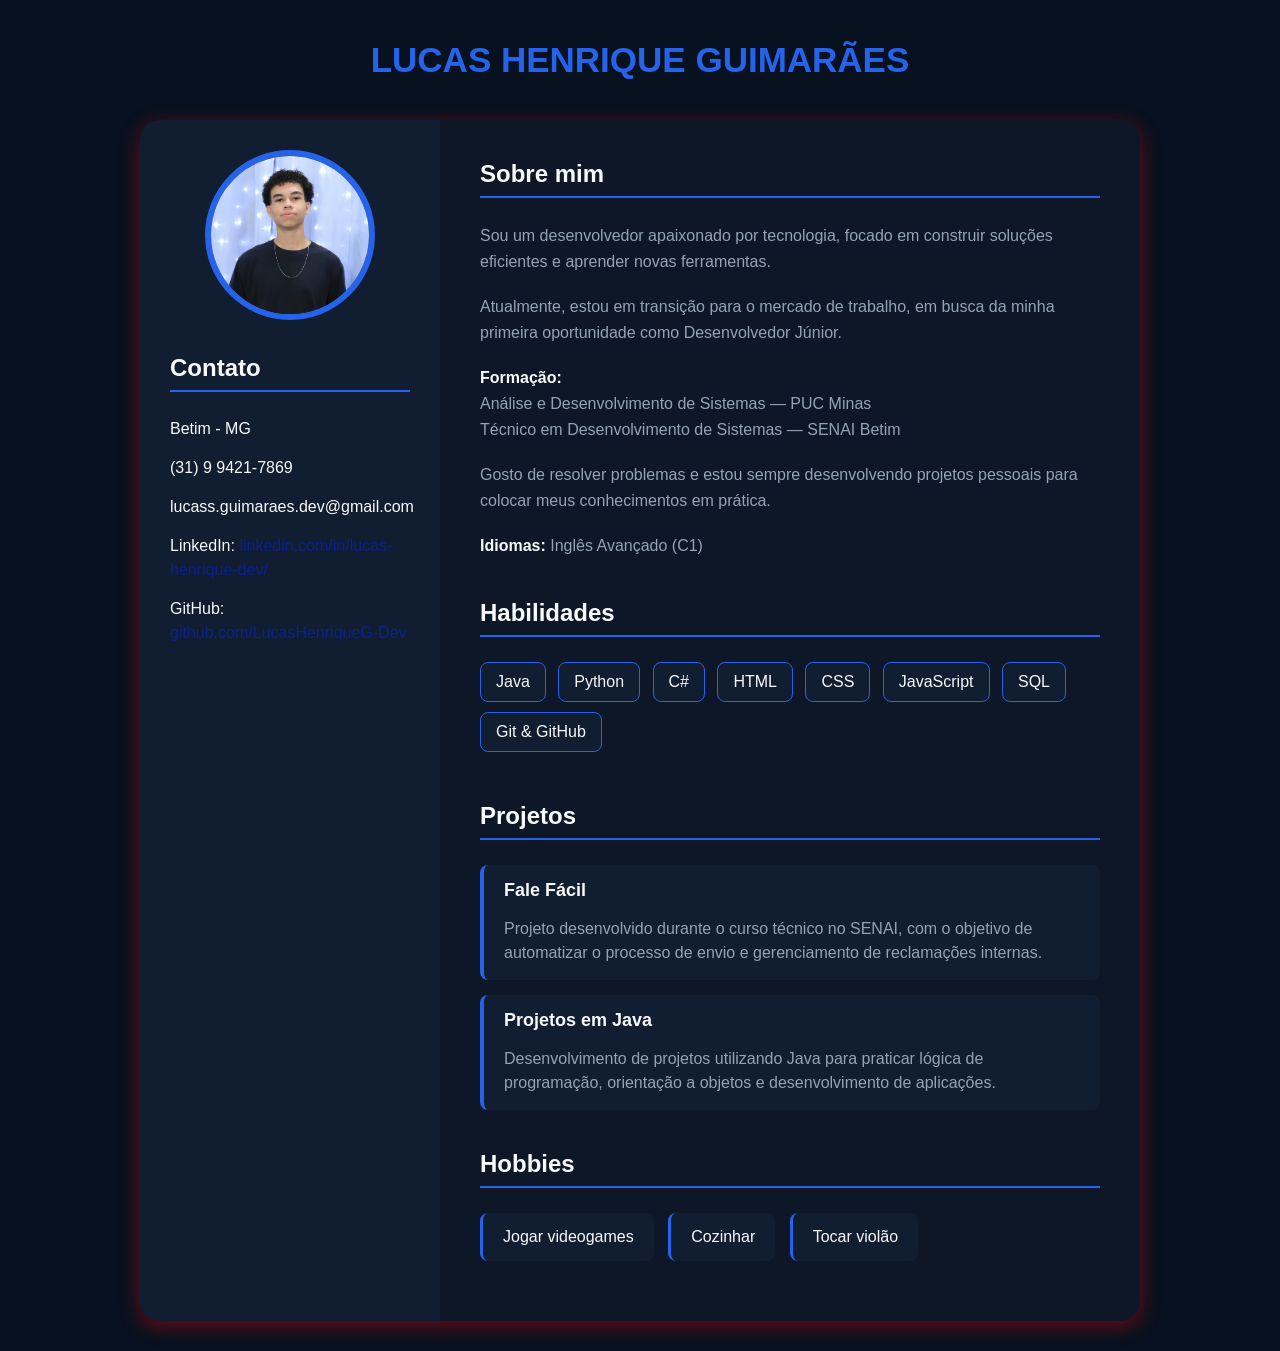
<file: index.html>
<!DOCTYPE html>

<html lang="pt-br">

<head>
    <meta charset="UTF-8">
    <meta name="viewport" content="width=device-width, initial-scale=1.0">
    <title>Lucas Henrique</title>
    <link rel="stylesheet" href="style.css">
</head>

<body>


<h1 id="nome_tit">LUCAS HENRIQUE GUIMARÃES</h1>

<main class="container">

    
    <aside class="lateral">

        <img class="foto" src="fotos/ft001.jpeg" alt="Foto de perfil">

        <div class="contato">

            <h3>Contato</h3>

            <ul>
                <li>Betim - MG</li>
                <li>(31) 9 9421-7869</li>
                <li>lucass.guimaraes.dev@gmail.com</li>

                <li>
                    LinkedIn:
                    <a href="https://linkedin.com/in/lucas-henrique-dev/" target="_blank">
                        linkedin.com/in/lucas-henrique-dev/
                    </a>
                </li>

                <li>
                    GitHub:
                    <a href="https://github.com/LucasHenriqueG-Dev" target="_blank">
                        github.com/LucasHenriqueG-Dev
                    </a>
                </li>
            </ul>

            
        </div>

    </aside>


   
    <section class="conteudo">

        <section>
            <h3>Sobre mim</h3>

            <div class="sobre-mim">

                <p>
                    Sou um desenvolvedor apaixonado por tecnologia, focado em construir
                    soluções eficientes e aprender novas ferramentas.
                </p>

                <p>
                    Atualmente, estou em transição para o mercado de trabalho,
                    em busca da minha primeira oportunidade como Desenvolvedor Júnior.
                </p>

                <p>
                    <strong>Formação:</strong><br>
                    Análise e Desenvolvimento de Sistemas — PUC Minas<br>
                    Técnico em Desenvolvimento de Sistemas — SENAI Betim
                </p>

                <p>
                    Gosto de resolver problemas e estou sempre desenvolvendo
                    projetos pessoais para colocar meus conhecimentos em prática.
                </p>

                <p>
                    <strong>Idiomas:</strong> Inglês Avançado (C1)
                </p>

            </div>
        </section>


        <section>
            <h3>Habilidades</h3>

            <div class="habilidades">

                <span>Java</span>
                <span>Python</span>
                <span>C#</span>
                <span>HTML</span>
                <span>CSS</span>
                <span>JavaScript</span>
                <span>SQL</span>
                <span>Git & GitHub</span>

            </div>
        </section>


        <section>
            <h3>Projetos</h3>

            <div class="projetos">

                <div class="projeto">
                    <h4>Fale Fácil</h4>

                    <p>
                        Projeto desenvolvido durante o curso técnico no SENAI,
                        com o objetivo de automatizar o processo de envio e
                        gerenciamento de reclamações internas.
                    </p>
                </div>

                <div class="projeto">
                    <h4>Projetos em Java</h4>

                    <p>
                        Desenvolvimento de projetos utilizando Java para
                        praticar lógica de programação, orientação a objetos
                        e desenvolvimento de aplicações.
                    </p>
                </div>

            </div>
        </section>


        <section>
            <h3>Hobbies</h3>

            <div class="hobbies">

                <div>Jogar videogames</div>
                <div>Cozinhar</div>
                <div>Tocar violão</div>

            </div>

        </section>

    </section>

</main>


</body>

</html>
</file>
<file: style.css>
* {
  box-sizing: border-box;
  }

body {
font-family: Arial, sans-serif;
background-color: #08111F;
font-size: 16px;
color: #94A3B8;


width: 1000px;
margin: auto;
padding: 30px 0;


}



#nome_tit {
text-align: center;
color: #2563EB;
font-size: 35px;
margin-top: 10px;
margin-bottom: 40px;
}



.container {
display: flex;
background-color: #0D1728;
border-radius: 20px;
overflow: hidden;
box-shadow: 0 5px 20px rgba(255, 0, 0, 0.4);
}



.lateral {
width: 30%;
padding: 30px;
background-color: #111D30;
text-align: center;
}



.foto {
width: 170px;
height: 170px;
border-radius: 50%;
object-fit: cover;


border: 6px solid #2563EB;

margin-bottom: 20px;


}



.contato {
text-align: left;
}

.contato h3 {
margin-top: 10px;
}

.contato ul {
list-style: none;
padding: 0;
}

.contato li {
margin: 15px 0;
color: #F8FAFC;
line-height: 1.5;
}



a {
color: #0d218ff5;
text-decoration: none;
transition: 0.3s;
}

a:hover {
color: #93C5FD;
text-decoration: underline;
}



.conteudo {
width: 70%;
padding: 30px 40px;
}



h3 {
color: #F8FAFC;
font-size: 24px;


border-bottom: 2px solid #2563EB;

padding-bottom: 8px;

margin-top: 10px;
margin-bottom: 25px;


}



.sobre-mim {
color: #94A3B8;
line-height: 1.6;
margin-bottom: 40px;
}

.sobre-mim p {
margin-bottom: 20px;
}

strong {
color: #F8FAFC;
}



.habilidades {
margin-bottom: 40px;
}

.habilidades span {
display: inline-block;


background-color: #111D30;
color: #F8FAFC;

border: 1px solid #2563EB;
border-radius: 8px;

padding: 10px 15px;

margin-right: 8px;
margin-bottom: 10px;

transition: 0.3s;


}

.habilidades span:hover {
background-color: #2563EB;
transform: translateY(-3px);
}



.projetos {
margin-bottom: 40px;
}

.projeto {
background-color: #111D30;


border-left: 4px solid #2563EB;
border-radius: 8px;

padding: 15px 20px;
margin-bottom: 15px;

transition: 0.3s;


}

.projeto:hover {
transform: translateX(5px);
}

.projeto h4 {
color: #F8FAFC;
margin-top: 0;
margin-bottom: 10px;
font-size: 18px;
}

.projeto p {
line-height: 1.5;
margin-bottom: 0;
}



.hobbies {
margin-bottom: 20px;
}

.hobbies div {
display: inline-block;


background-color: #111D30;
color: #F8FAFC;

border-left: 3px solid #2563EB;
border-radius: 8px;

padding: 15px 20px;

margin-right: 10px;
margin-bottom: 10px;

transition: 0.3s;


}

.hobbies div:hover {
transform: translateY(-3px);
border-left-width: 6px;
}
</file>
